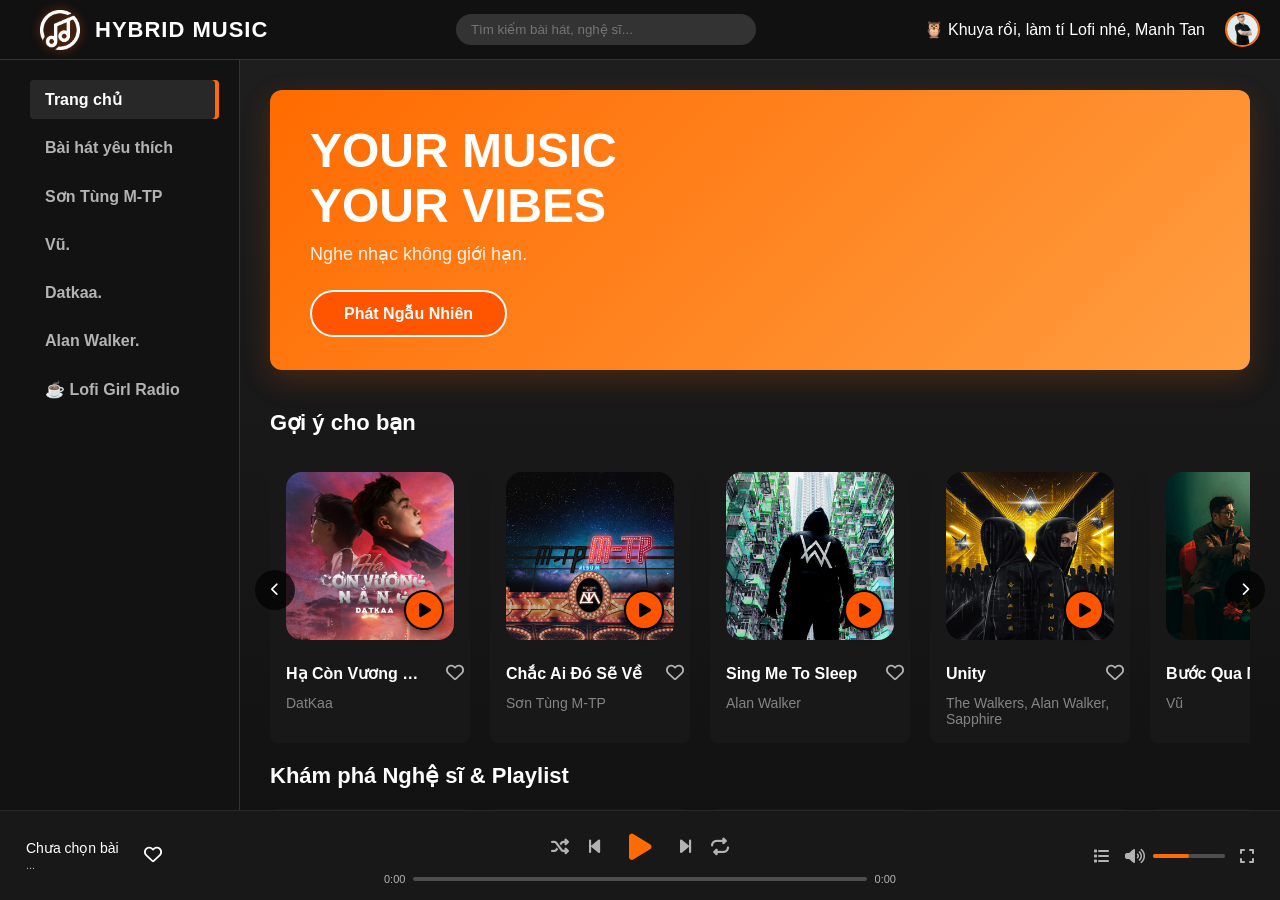
<file: index.html>
<!DOCTYPE html>
<html lang="vi">
<head>
    <meta charset="UTF-8">
    <meta name="viewport" content="width=device-width, initial-scale=1.0">
    <title>Hybrid Music Player</title>
    <link rel="stylesheet" href="style.css">
    <link rel="stylesheet" href="https://cdnjs.cloudflare.com/ajax/libs/font-awesome/6.4.0/css/all.min.css">
    <link rel="icon" href="pic/Logo.ico">


</head>
<body>

    <div class="background-layer">
        <img src="pic/2.jpg" class="bg-img" alt="Background">
        <div class="focus-container">
            <div class="big-clock" id="clock">00:00</div>
            <div class="date-text" id="date">Checking date...</div>
            <div class="focus-song" id="focus-song-info">...</div>
        </div>
    </div>

    <div id="youtube-floating-player" class="yt-player hidden"></div>

    <div class="ui-layer" id="mainInterface">

        <div class="header">
            <div class="brand-logo-container" onclick="switchPlaylist('home')">
                <img src="pic/Logo.png" class="my-logo" alt="Logo">
                <span class="brand-name">HYBRID MUSIC</span>
            </div>
            <input type="text" placeholder="Tìm kiếm bài hát, nghệ sĩ..." class="search-bar">
            
            <div class="user-profile" style="font-weight: 500; font-size: 16px; cursor: pointer;" onclick="window.location.href='index_login.html'">
                <span id="user-greeting">Xin chào, User</span>
                <img src="pic/ava.png" class="user-avatar" alt="User Avatar">
            </div>
        </div>

        <div class="sidebar" id="sidebar-container"></div>

        <div class="main-content">
            <div class="content-box banner-box" id="playlist-header">
                <span id="current-playlist-title">Danh sách bài hát</span>
            </div>
            <div id="playlist-container"></div>
        </div>

        <div class="footer-player">
            <div class="player-left">
                <div class="song-info">
                    <div class="song-name-text" id="player-song-name">Chưa chọn bài</div>
                    <div class="artist-name-text" id="player-artist-name">...</div>
                </div>
                <div class="player-controls-left">
                    <i id="btn-player-heart" class="fa-regular fa-heart icon-hover"></i>
                </div>
            </div>

            <div class="player-center">
                <div class="player-controls">
                    <i class="fa-solid fa-shuffle icon-hover" id="btn-shuffle" title="Trộn bài"></i>
                    <i class="fa-solid fa-backward-step icon-hover" id="btn-prev"></i>
                    <button class="btn-play-circle" id="btn-play">
                        <i class="fa-solid fa-play"></i>
                    </button>
                    <i class="fa-solid fa-forward-step icon-hover" id="btn-next"></i>
                    <i class="fa-solid fa-repeat icon-hover" id="btn-repeat" title="Lặp lại"></i>
                </div>
                <div class="playback-bar">
                    <span class="time-text">0:00</span>
                    <div class="progress-bar">
                        <div class="progress-fill"></div>
                    </div>
                    <span class="time-text">0:00</span>
                </div>
            </div>

            <div class="player-right">
                <i class="fa-solid fa-list icon-hover"></i>
                <div class="volume-control">
                    <i class="fa-solid fa-volume-high icon-hover"></i>
                    <div class="volume-bar">
                        <div class="volume-fill"></div>
                    </div>
                </div>
                <i class="fa-solid fa-expand icon-hover"></i>
            </div>
        </div>
    </div>

    <audio id="audio"></audio>

    <script src="js/data.js"></script>
    <script src="js/ui.js"></script>
    <script src="js/main.js"></script>
</body>
</html>
</file>
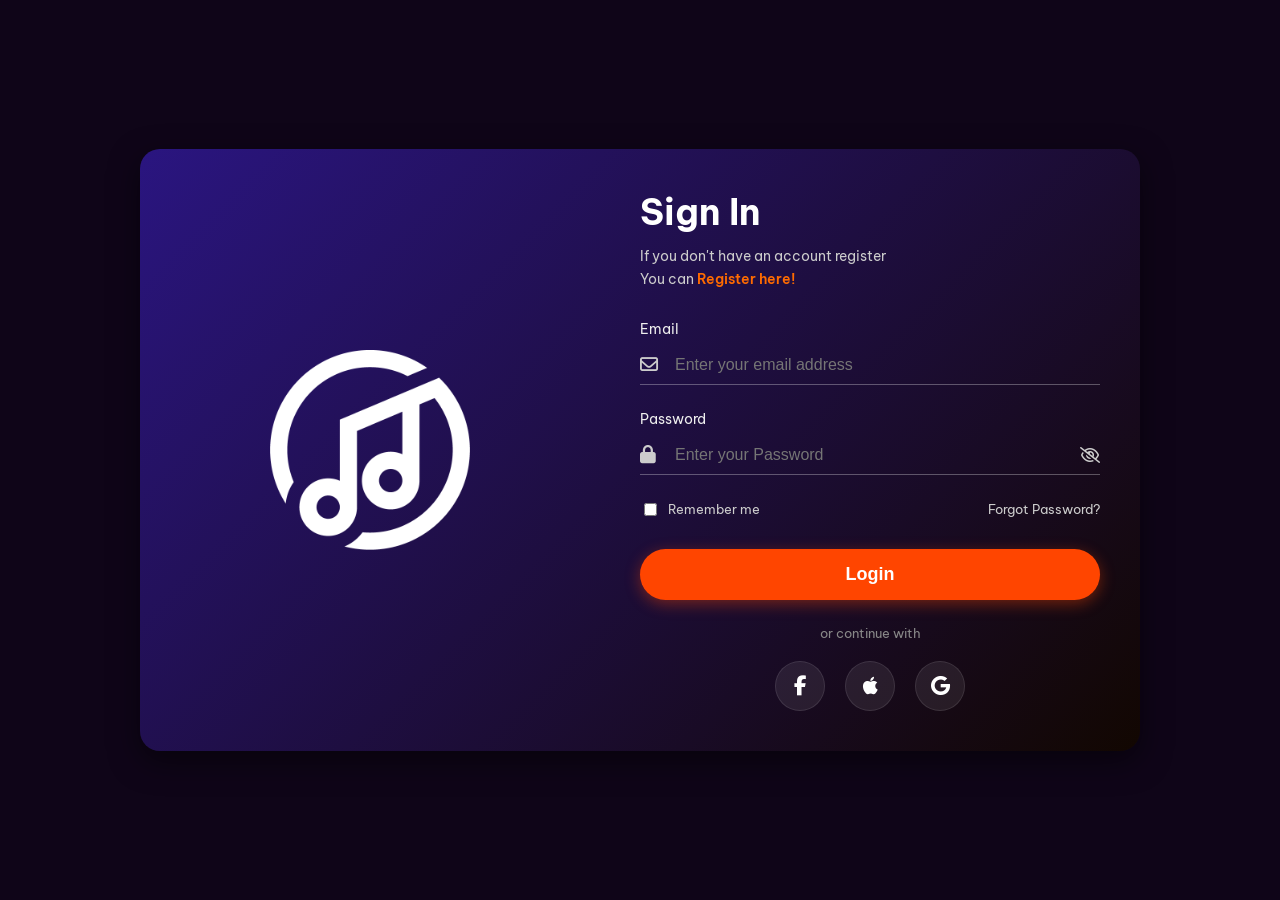
<file: index_login.html>
<!DOCTYPE html>
<html lang="en">
<head>
    <meta charset="UTF-8">
    <meta name="viewport" content="width=device-width, initial-scale=1.0">
    <title>Login Page</title>
    <link rel="stylesheet" href="main.css">
    <link rel="preconnect" href="https://fonts.googleapis.com">
    <link rel="preconnect" href="https://fonts.gstatic.com" crossorigin>
    <link href="https://fonts.googleapis.com/css2?family=Be+Vietnam+Pro:wght@300;400;500;600;700&display=swap" rel="stylesheet">
    <link rel="stylesheet" href="https://cdnjs.cloudflare.com/ajax/libs/font-awesome/6.5.1/css/all.min.css">
</head>
<body>
    <div class="login-container">
        <div class="left-section">
            <div class="logo-box">
                <img src="pic/Logo.png" alt="Logo">
            </div>
        </div>
        
        <div class="right-section">
            <div class="form-content">
                <h2>Sign In</h2>
                <div class="subtitle">
                    If you don't have an account register<br>
                    You can <a href="index_signup.html" class="link-register">Register here!</a>
                </div>
                
                <form action="index.html">
                    <div class="input-group">
                        <label>Email</label>
                        <div class="input-wrapper">
                            <i class="fa-regular fa-envelope input-icon"></i>
                            <input class="input-field" type="text" placeholder="Enter your email address">
                        </div>
                    </div>
                    
                    <div class="input-group">
                        <label>Password</label>
                        <div class="input-wrapper">
                            <i class="fa-solid fa-lock input-icon"></i>
                            <input class="input-field" type="password" placeholder="Enter your Password">
                            <i class="fa-regular fa-eye-slash toggle-password"></i>
                        </div>
                    </div>
                    
                    <div class="actions">
                        <div class="remember-me">
                            <input type="checkbox" id="check"> 
                            <label for="check">Remember me</label>
                        </div>
                        <a href="#" class="forgot-pw">Forgot Password?</a>
                    </div>
                    
                    <button type="submit" class="btn-login">Login</button>
                    
                    <div class="divider">
                        <span>or continue with</span>
                    </div>

                    <div class="social-login">
                        <a href="#" class="social-btn">
                            <i class="fa-brands fa-facebook-f"></i>
                        </a>
                        <a href="#" class="social-btn">
                            <i class="fa-brands fa-apple"></i>
                        </a>
                        <a href="#" class="social-btn">
                            <i class="fa-brands fa-google"></i>
                        </a>
                    </div>
                </form>
            </div>
        </div>
    </div>
</body>
</html>
</file>
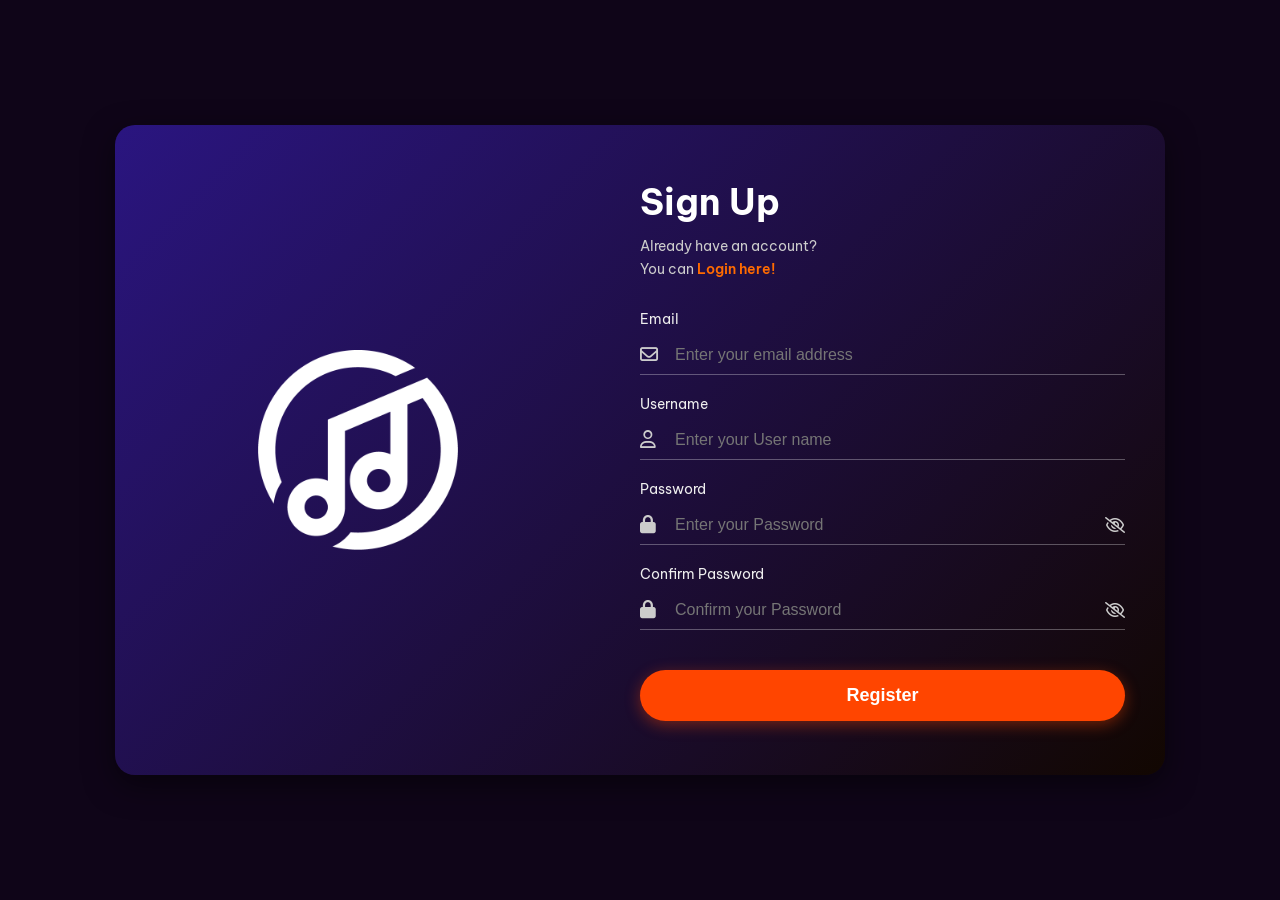
<file: index_signup.html>
<!DOCTYPE html>
<html lang="en">
<head>
    <meta charset="UTF-8">
    <meta name="viewport" content="width=device-width, initial-scale=1.0">
    <title>Sign Up Page</title>
    <link rel="stylesheet" href="main1.css">
    
    <link rel="preconnect" href="https://fonts.googleapis.com">
    <link rel="preconnect" href="https://fonts.gstatic.com" crossorigin>
    <link href="https://fonts.googleapis.com/css2?family=Be+Vietnam+Pro:wght@300;400;500;600;700&display=swap" rel="stylesheet">
    
    <link rel="stylesheet" href="https://cdnjs.cloudflare.com/ajax/libs/font-awesome/6.5.1/css/all.min.css">
</head>
<body>
    <div class="login-container">
        <div class="left-section">
            <div class="logo-box">
                <img src="pic/Logo.png" alt="Logo">
            </div>
        </div>
        
        <div class="right-section">
            <div class="form-content">
                <h2>Sign Up</h2>
                <div class="subtitle">
                    Already have an account? <br>
                    You can <a href="index_login.html" class="link-register">Login here!</a>
                </div>
                
                <form action="index.html">
                    <div class="input-group">
                        <label>Email</label>
                        <div class="input-wrapper">
                            <i class="fa-regular fa-envelope input-icon"></i>
                            <input class="input-field" type="email" placeholder="Enter your email address">
                        </div>
                    </div>

                    <div class="input-group">
                        <label>Username</label>
                        <div class="input-wrapper">
                            <i class="fa-regular fa-user input-icon"></i>
                            <input class="input-field" type="text" placeholder="Enter your User name">
                        </div>
                    </div>
                    
                    <div class="input-group">
                        <label>Password</label>
                        <div class="input-wrapper">
                            <i class="fa-solid fa-lock input-icon"></i>
                            <input class="input-field" type="password" placeholder="Enter your Password">
                            <i class="fa-regular fa-eye-slash toggle-password"></i>
                        </div>
                    </div>

                    <div class="input-group">
                        <label>Confirm Password</label>
                        <div class="input-wrapper">
                            <i class="fa-solid fa-lock input-icon"></i>
                            <input class="input-field" type="password" placeholder="Confirm your Password">
                            <i class="fa-regular fa-eye-slash toggle-password"></i>
                        </div>
                    </div>
                    
                    <button type="submit" class="btn-login btn-register">Register</button>
                    
                </form>
            </div>
        </div>
    </div>
</body>
</html>
</file>
<file: style.css>
/* --- CẤU HÌNH CƠ BẢN --- */
* {
    margin: 0;
    padding: 0;
    box-sizing: border-box;
    font-family: 'Segoe UI', sans-serif;
}

body, html {
    height: 100%;
    width: 100%;
    overflow: hidden;
    background-color: #000;
}

/* --- BACKGROUND & FOCUS MODE --- */
.background-layer {
    position: fixed;
    top: 0;
    left: 0;
    width: 100%;
    height: 100%;
    z-index: 0;
    display: flex;
    flex-direction: column;
    justify-content: center;
    align-items: center;
}

.bg-img {
    position: absolute;
    width: 100%;
    height: 100%;
    object-fit: cover;
    opacity: 0.3;
}

.focus-container {
    position: relative;
    z-index: 1;
    display: flex;
    flex-direction: column;
    align-items: center;
    gap: 5px;
    text-align: center;
}

.big-clock {
    font-size: 160px;
    font-weight: bold;
    color: #fff;
    line-height: 1;
    text-shadow: 0 0 30px rgba(255, 255, 255, 0.8);
    user-select: none;
}

.date-text {
    font-size: 24px;
    color: #ddd;
    font-weight: 300;
    margin: 15px 0;
}

.focus-song {
    font-size: 20px;
    color: #ff6b00;
    font-weight: 600;
    opacity: 0.9;
    text-shadow: 0 0 15px rgba(255, 107, 0, 0.4);
    max-width: 800px;
}

/* --- UI LAYER (GIAO DIỆN CHÍNH) --- */
.ui-layer {
    position: fixed;
    top: 0;
    left: 0;
    width: 100%;
    height: 100%;
    z-index: 10;
    display: grid;
    grid-template-rows: 60px 1fr 90px;
    grid-template-columns: 240px 1fr;
    grid-template-areas: "header header" "sidebar main" "footer footer";
    transition: opacity 0.5s, visibility 0.5s;
    opacity: 1;
    visibility: visible;
    background-color: rgba(0, 0, 0, 0.9);
}

.ui-layer.hide-ui {
    opacity: 0;
    visibility: hidden;
    pointer-events: none;
}

/* --- HEADER --- */
.header {
    grid-area: header;
    background-color: #111;
    display: flex;
    align-items: center;
    justify-content: space-between;
    padding: 0 20px;
    border-bottom: 1px solid #333;
    color: white;
}
/* 1. Khung chứa Logo và Tên */
.brand-logo-container {
    display: flex;             /* Xếp ngang hàng */
    align-items: center;       /* Căn giữa theo chiều dọc */
    gap: 15px;                 /* Khoảng cách giữa Logo và Chữ */
    padding: 15px 20px;        /* Căn lề cho thoáng */
    cursor: pointer;           /* Chỉ tay vào thấy bấm được */
}

/* 2. Chỉnh kích thước Logo */
.my-logo {
    width: 40px;               /* Độ rộng logo (tùy chỉnh to nhỏ ở đây) */
    height: 40px;
    object-fit: contain;       /* Đảm bảo ảnh không bị méo */
    filter: drop-shadow(0 0 5px rgba(255, 85, 0, 0.5)); /* (Tùy chọn) Phát sáng màu cam nhẹ */
}

/* 3. Chỉnh phông chữ "Hybrid Music" */
.brand-name {
    font-size: 22px;           /* Cỡ chữ */
    font-weight: 800;          /* Chữ đậm */
    color: white;              /* Màu chữ trắng */
    letter-spacing: 1px;       /* Giãn chữ ra xíu cho sang */
    text-transform: uppercase; /* Viết hoa toàn bộ */
}

/* (Tùy chọn) Hiệu ứng khi di chuột vào Logo */
.brand-logo-container:hover .my-logo {
    transform: rotate(-10deg); /* Xoay nhẹ logo cho vui mắt */
    transition: transform 0.3s;
}
.brand-logo-container:hover .brand-name {
    color: #ff5500;            /* Đổi chữ sang màu cam khi hover */
    transition: color 0.3s;
}

.search-bar {
    padding: 8px 15px;
    border-radius: 20px;
    border: none;
    width: 300px;
    outline: none;
    background: #333;
    color: white;
}

.user-avatar {
    width: 35px;           /* Chiều rộng ảnh */
    height: 35px;          /* Chiều cao ảnh */
    border-radius: 50%;    /* Bo tròn thành hình tròn */
    object-fit: cover;     /* Cắt ảnh vừa khung, không bị méo */
    margin-left: 10px;     /* Cách tên ra một chút */
    border: 2px solid #ff6b00; /* (Tùy chọn) Viền màu cam cho nổi */
    transition: transform 0.3s;
}

.user-profile {
    display: flex;
    align-items: center;
    gap: 10px;
    font-weight: 500;
    font-size: 16px;
    cursor: pointer;
}

/* Hiệu ứng khi di chuột vào */
.user-profile:hover .user-avatar {
    transform: scale(1.1); /* Phóng to nhẹ */
}

/* --- SIDEBAR --- */
.sidebar {
    grid-area: sidebar;
    background-color: #121212;
    padding: 20px 20px 20px 30px;
    display: flex;
    flex-direction: column;
    gap: 10px;
    border-right: 1px solid #333;
    overflow-y: auto;
}

.playlist-item {
    padding: 10px 15px;
    cursor: pointer;
    color: #b3b3b3;
    border-radius: 4px;
    font-weight: 600;
    transition: 0.2s;
    /* position: relative; */
}

.playlist-item:hover {
    background-color: #282828;
    color: white;
}

.playlist-item.active {
    background-color: #282828;
    color: white;
    box-shadow: inset -4px 0 0 #ff6b00;
}

/* --- MAIN CONTENT --- */
.main-content {
    grid-area: main;
    padding: 30px;
    overflow-y: auto;
    background: linear-gradient(to bottom, #1e1e1e, #121212);
}

/* Banner Trang Home */
.hero-banner {
    width: 100%;
    height: 280px;
    background: linear-gradient(135deg, #ff6b00, #ff9e42);
    border-radius: 12px;
    padding: 40px;
    display: flex;
    flex-direction: column;
    justify-content: center;
    color: white;
    margin-bottom: 40px;
    box-shadow: 0 10px 30px rgba(255, 107, 0, 0.2);
}

.hero-title {
    font-size: 48px;
    font-weight: 800;
    text-transform: uppercase;
    margin-bottom: 10px;
}

.hero-subtitle {
    font-size: 18px;
    opacity: 0.9;
    margin-bottom: 25px;
}

.hero-btn {
    padding: 12px 32px;
    background: white;
    color: white ;
    border: none;
    border-radius: 30px;
    font-weight: bold;
    font-size: 16px;
    cursor: pointer;
    width: fit-content;
    transition: 0.3s;
}

.hero-btn:hover {
    transform: scale(1.05);
}

/* Các thành phần thẻ nhạc (Card) */
.section-header {
    font-size: 22px;
    color: white;
    font-weight: 700;
    margin-bottom: 20px;
    display: flex;
    justify-content: space-between;
    align-items: end;
}

/* 1. Khung bao quanh để giữ vị trí nút bấm */
.scroll-wrapper {
    position: relative; /* Để nút absolute canh theo cái này */
    width: 100%;
}

/* 2. Container chứa bài hát (Ẩn thanh cuộn nhưng vẫn cuộn được) */
.horizontal-scroll-container {
    display: flex;
    gap: 20px;
    overflow-x: auto;        /* Cho phép cuộn */
    scroll-behavior: smooth; /* Trượt mượt mà */
    padding-bottom: 20px; 
    
    /* Ẩn thanh cuộn trên các trình duyệt */
    -ms-overflow-style: none;  /* IE and Edge */
    scrollbar-width: none;  /* Firefox */
}
.horizontal-scroll-container::-webkit-scrollbar {
    display: none; /* Chrome, Safari, Opera */
}

/* Định dạng thẻ bên trong khi ở chế độ cuộn ngang */
.horizontal-scroll-container .music-card {
    min-width: 200px;        /* QUAN TRỌNG: Chiều rộng cố định, không bị co lại */
    width: 200px;
    flex-shrink: 0;          /* Đảm bảo thẻ không bị bóp méo khi màn hình nhỏ */
}

.card-grid {
    display: grid;
    grid-template-columns: repeat(auto-fill, minmax(180px, 1fr));
    gap: 24px;
}

.music-card {
    background-color: #181818;
    padding: 16px;
    border-radius: 8px;
    cursor: pointer;
    transition: 0.3s;
    display: flex;
    flex-direction: column;
    gap: 12px;
}

.music-card:hover {
    background-color: #282828;
    transform: translateY(-5px);
}

.card-img {
    width: 100%;
    aspect-ratio: 1/1;
    background-color: #333;
    border-radius: 4px;
    display: flex;
    align-items: center;
    justify-content: center;
    position: relative;
    /* box-shadow: 0 4px 10px rgba(0, 0, 0, 0.3); */
}

.card-title {
    color: white;
    font-weight: 700;
    font-size: 16px;
    white-space: nowrap;
    overflow: hidden;
    text-overflow: ellipsis;
    margin-top: 5px;
}

.card-artist {
    color: #b3b3b3;
    font-size: 14px;
}

.scroll-btn {
    position: absolute;
    top: 50%;
    transform: translateY(-100%); /* Căn giữa theo chiều dọc */
    width: 40px;
    height: 40px;
    background-color: rgba(0, 0, 0, 0.7); /* Màu đen mờ */
    color: white;
    border: none;
    border-radius: 50%; /* Hình tròn */
    cursor: pointer;
    z-index: 10;
    display: flex;
    align-items: center;
    justify-content: center;
    /* transition: all 0.2s; */
}

.scroll-btn:hover {
    background-color: #333; /* Sáng hơn khi di chuột */
    transform: translateY(-100%) scale(1.1);
}

/* Vị trí nút Trái/Phải */
.scroll-btn.left { left: -15px; }
.scroll-btn.right { right: -15px; }

/* Nút tim nhỏ trên card */
.title-container {
    display: flex;
    justify-content: space-between;
    align-items: center; 
    margin-top: 10px;
    width: 100%;
}

.title-container .card-title {
    margin :0;
    line-height: 1.2;
    padding-top: 2px;
}

.heart-btn {
    background: transparent;
    border: none;
    color: #b3b3b3;
    font-size: 18px;
    cursor: pointer;
    margin-left: 10px;
    transition: transform 0.2s;
}
.heart-btn:hover {
    transform: scale(1.2);
    color: white;
}

.heart-btn.liked {
    color: #ff5500; /* Màu cam chủ đạo */
    font-weight: 900;
    text-shadow: 0 0 10px rgba(255, 85, 0, 0.5); /* Thêm chút hiệu ứng phát sáng */
}

/* --- TRANG NGHỆ SĨ & LIST BÀI HÁT --- */
.artist-header {
    width: 100%;
    height: 60vh;
    /* aspect-ratio: 16/9; height: auto; */
    position: relative;
    background-size: cover;
    background-position: center 20%; 
    border-radius: 12px;
    margin-bottom: 20px;
    display: flex;
    align-items: flex-end;
    padding: 30px;
    overflow: hidden;
}

.artist-avatar {
    width: 180px;       
    height: 180px;      
    border-radius: 50%; 
    object-fit: cover;  
    box-shadow: 0 8px 20px rgba(0,0,0,0.5); 
    border: 4px solid #121212; 
    flex-shrink: 0; 
}

.artist-details{
    color: white;
    text-shadow: 0 0 1px rgba(255, 255, 255, 0.8), 0 0 3px rgba(255, 255, 255, 0.5), 0 0 6px rgba(255, 255, 255, 0.25);
    /* text-shadow: 0 0 3px rgba(0,0,0,0.8); */
}

.artist-actions {
    display: flex;
    align-items: center;
    gap: 15px;
    margin-top: 15px;
}

.artist-play-btn {
    width: 55px;
    height: 55px;
    border-radius: 50%;
    background-color: #ff6b00; 
    border: 2.5px solid #000000; 
    box-shadow: 0 5px 15px rgba(0, 0, 0, 0.7);
    display: flex;
    align-items: center;
    justify-content: center;
    cursor: pointer;
    transition: all 0.2s ease;
    /* transition: 0.2s; */
}

.artist-play-btn i {
    font-size: 22px;
    color: black; /* Icon bên trong cũng màu đen cho đồng bộ */
    margin-left: 4px;
}

/* Hiệu ứng khi di chuột */
.artist-play-btn:hover {
    transform: scale(1.1);
    background-color: #ff8533;
    border-color: #1a1a1a; 
}

.artist-play-btn:active {
    transform: scale(0.95);
}

.follow-btn {
    background: #ff6b00;
    border: 2px solid white;
    color: white;
    padding: 8px 20px;
    border-radius: 15px;
    font-weight: 700;
    cursor: pointer;
    text-transform: uppercase;
    font-size: 12px;
    letter-spacing: 1px;
    transition: 0.2s;
}
.follow-btn:hover { border-color: white; transform: scale(1.05); }


/* Style cho List dọc (Playlist thường) */
.song-box {
    display: flex;
    justify-content: space-between;
    align-items: center;
    padding: 12px 20px;
    margin-bottom: 10px;
    border-radius: 4px;
    background-color: rgba(255, 255, 255, 0.05);
    color: #b3b3b3;
    cursor: pointer;
    transition: 0.2s;
    border: 1px solid transparent;
}

.song-box:hover {
    background-color: rgba(255, 255, 255, 0.1);
    color: white;
}

.song-box.active {
    background-color: rgba(255, 107, 0, 0.15);
    color: #ff6b00;
    border-color: #ff6b00;
}

/* --- PLAYER BAR (THANH PHÁT NHẠC DƯỚI CÙNG) --- */
.footer-player {
    grid-area: footer;
    background-color: #181818;
    border-top: 1px solid #282828;
    display: flex;
    align-items: center;
    justify-content: space-between;
    padding: 0 16px;
    color: #b3b3b3;
    position: relative;
}

.player-left {
    width: 20%;
    display: flex;
    align-items: center;
    gap: 15px;
    padding-left: 10px;
    overflow: hidden; 
}

.player-right {
    width: 30%;
    display: flex;
    justify-content: flex-end;
    align-items: center;
    gap: 15px;
    padding-right: 10px;
}

.player-center {
    width: 40%;
    display: flex;
    align-items: center;
    flex-direction: column;
    align-items: center;
    gap: 6px;
    position: absolute;
    left: 50%;
    transform: translateX(-50%);
}

.song-name-text {
    color: white;
    font-size: 14px;
    font-weight: 500;
}

.artist-name-text {
    font-size: 11px;
    margin-top: 3px;
}

.player-controls {
    display: flex;
    align-items: center;
    gap: 20px;
    font-size: 18px;
    color: #b3b3b3;
}

.player-controls i:hover {
    color: white;
}

.icon-active {
    color: #ff6b00 !important;
    opacity: 1;
    text-shadow: 0 0 10px rgba(255, 107, 0, 0.4);
}

.btn-play-circle {
    width: 40px;
    height: 40px;
    background: none;
    border: none;
    cursor: pointer;
    display: flex;
    align-items: center;
    justify-content: center;
}

.btn-play-circle i {
    font-size: 30px;
    color: #ff6b00;
    transition: 0.1s;
    width: 40px;
    text-align: center;
}

.btn-play-circle:hover i {
    transform: scale(1.1);
}

.playback-bar {
    width: 100%;
    display: flex;
    align-items: center;
    gap: 8px;
    font-size: 11px;
}

.volume-control {
    display: flex;
    align-items: center;
    gap: 8px;
    width: 100px;
}

.progress-bar {
    flex-grow: 1;
    height: 4px;
    background-color: #4d4d4d;
    border-radius: 2px;
    cursor: pointer;
    /* position: relative; */
}

.volume-bar {
    flex-grow: 1;
    height: 4px;
    background-color: #4d4d4d;
    border-radius: 2px;
    cursor: pointer;
}

.progress-fill {
    width: 0%;
    height: 100%;
    background-color: #ff6b00;
    border-radius: 2px;
}

.volume-fill {
    width: 0%;
    height: 100%;
    background-color: #ff6b00;
    border-radius: 2px;
}

#btn-player-heart {
    color: #ffffff;
    font-size: 18px;
    cursor: pointer;
    transition: all 0.3s cubic-bezier(0.175, 0.885, 0.32, 1.275);
}

#btn-player-heart:hover {
    color: #f7864e;
    transform: scale(1.1);
}

#btn-player-heart.liked {
    color: #ff6b00;
    text-shadow: 0 0 5px #ff6b00, 0 0 15px #ff6b00;
    transform: scale(1.2);
}
#btn-player-heart:active {
    transform: scale(0.9);
}

.yt-player {
    position: fixed;
    z-index: 100; /* Nổi lên trên cùng */
    transition: all 0.5s cubic-bezier(0.175, 0.885, 0.32, 1.275); /* Hiệu ứng trượt mượt mà */
    box-shadow: 0 10px 30px rgba(0,0,0,0.5);
    background: black;
    overflow: hidden;
}

/* 1. Trạng thái ẨN (Khi nghe nhạc MP3) */
.yt-player.hidden {
    bottom: -300px; /* Giấu xuống đáy */
    right: 20px;
    width: 320px;
    height: 180px;
    opacity: 0;
    pointer-events: none;
}

/* 2. Trạng thái MINI (Khi đang lướt web khác) */
.yt-player.mini {
    bottom: 100px; /* Nằm góc phải, trên thanh player */
    right: 20px;
    width: 320px;
    height: 180px;
    border-radius: 12px;
    border: 2px solid #333;
}

/* 3. Trạng thái FULL (Khi bấm vào xem) */
.yt-player.full {
    top: 60px; /* Cách header */
    left: 240px; /* Cách sidebar */
    width: calc(100% - 240px); /* Tràn màn hình nội dung */
    height: calc(100% - 150px);
    border-radius: 0;
    border: none;
}

#youtube-floating-player {
    transition: all 0.5s cubic-bezier(0.175, 0.885, 0.32, 1.275) !important;
}

#youtube-floating-player.focus-hide {
    opacity: 0 !important;
    pointer-events: none !important;
}

/* 1. Dành cho Chrome, Edge, Safari */
::-webkit-scrollbar {
    width: 6px; /* Độ rộng vừa phải */
}

/* 2. Màu nền của rãnh trượt (Màu đen tối để chìm vào nền) */
::-webkit-scrollbar-track {
    background: #121212; 
}

/* 3. Màu của thanh trượt (MÀU CAM) */
::-webkit-scrollbar-thumb {
    background: #ff5500; /* Đây là màu cam rực rỡ */
    border-radius: 5px;   /* Bo tròn 2 đầu cho mềm mại */
}

/* 4. Hiệu ứng khi di chuột vào thanh trượt (Sáng lên xíu) */
::-webkit-scrollbar-thumb:hover {
    background: #ff7700; 
}

/* Fan cũng thích (Ảnh tròn) */
.circle-img {
    border-radius: 50% !important; /* Ghi đè style vuông cũ */
    box-shadow: 0 4px 15px rgba(0,0,0,0.4);
}
.center-text {
    text-align: center;
}

/* Khoảng cách giữa các phần */
.section-heading {
    margin-top: 40px; /* Cách xa phần trên một chút */
    margin-bottom: 20px;
    color: white;
}

.title-container .heart-btn { 
    display: flex;
    align-items: center;
    height: 100%;
    transform: translateX(10px);
}

.horizontal-scroll-container {
    display: flex;           /* Xếp các thẻ nằm ngang */
    gap: 20px;               /* Khoảng cách giữa các thẻ */
    overflow-x: auto;        /* Cho phép cuộn ngang khi tràn */
    overflow-y: hidden;      /* Ẩn cuộn dọc */
    padding-bottom: 20px;    /* Khoảng hở dưới để thanh cuộn không che nội dung */
    scroll-behavior: smooth; /* Cuộn mượt mà */
}

#current-playlist-title{
    color: white;
    font-size: 1.5em;
    margin: 0 20px 20px 20px;
}

.text-limit-2-lines {
    display: -webkit-box;
    -webkit-line-clamp: 2; 
    line-clamp: 2; 
    -webkit-box-orient: vertical;
    overflow: hidden;
    text-overflow: ellipsis;
    word-break: break-word; 
    line-height: 1.4; 
    margin-bottom: 4px;
}

.song-info {
    display: flex;
    flex-direction: column;
    min-width: 0; /* Giúp text bên trong tự co lại thay vì đẩy khung */
    padding-right: 10px; /* Cách icon tim ra một chút */
}

/* 3. Sửa class .song-name-text */
.song-name-text {
    color: white;
    font-size: 14px;
    font-weight: 500;
    white-space: nowrap; 
    overflow: hidden;
    text-overflow: ellipsis;

}
</file>
<file: main.css>
* {
    box-sizing: border-box;
}

body {
    padding: 0;
    margin: 0;
    font-family: "Be Vietnam Pro", sans-serif;
    display: flex;
    align-items: center;
    justify-content: center;
    min-height: 100vh;
    background-color: #0f0518; /* Nền tối bên ngoài */
}

/* --- KHUNG CHỨA (CARD STYLE - CŨ) --- */
.login-container {
    width: 90%;           
    max-width: 1000px;    
    min-height: 600px;    
    display: flex;
    /* Màu Gradient */
    background: linear-gradient(135deg, #2A1580 0%, #120701 100%);
    color: white;
    /* Bo góc và đổ bóng để tạo cảm giác nổi */
    border-radius: 20px;
    overflow: hidden;
    box-shadow: 0 10px 30px rgba(0,0,0,0.5);
}

/* --- PHẦN TRÁI --- */
.left-section {
    flex: 1; 
    display: flex;
    align-items: center;
    justify-content: center;
}

.logo-box {
    width: 100%;
    max-width: 200px; /* Logo to vừa phải */
    display: flex;
    justify-content: center;
}

.logo-box img {
    width: 100%;
    height: auto;
    display: block;
    object-fit: contain;
}

/* --- PHẦN PHẢI --- */
.right-section {
    flex: 1;
    padding: 40px; 
    display: flex;
    flex-direction: column;
    justify-content: center;
}

h2 {
    font-size: 36px;
    margin-bottom: 10px;
    margin-top: 0;
}

.subtitle {
    color: #ccc;
    font-size: 14px;
    margin-bottom: 30px;
    line-height: 1.6;
}

.link-register {
    color: #ff6b00;
    text-decoration: none;
    font-weight: 600;
}

/* --- INPUTS NÂNG CẤP (CÓ ICON) --- */
.input-group {
    margin-bottom: 25px;
}

.input-group label {
    display: block;
    margin-bottom: 8px;
    font-size: 14px;
    color: #eee;
}

/* Wrapper để chứa icon + input */
.input-wrapper {
    position: relative;
    display: flex;
    align-items: center;
}

/* Icon nằm bên trái */
.input-icon {
    position: absolute;
    left: 0;
    color: #ccc;
    font-size: 18px;
    pointer-events: none;
}

.input-field {
    width: 100%;
    border: none;
    border-bottom: 1px solid rgba(255,255,255,0.3);
    background: transparent;
    color: white;
    /* Padding trái 35px để chữ ko đè lên icon */
    padding: 10px 35px 10px 35px; 
    font-size: 16px;
    outline: none;
    transition: 0.3s;
}

.input-field:focus {
    border-bottom-color: #ff6b00;
}

/* Icon con mắt bên phải */
.toggle-password {
    position: absolute;
    right: 0;
    color: #ccc;
    cursor: pointer;
    font-size: 16px;
}

.toggle-password:hover {
    color: white;
}

/* --- ACTIONS --- */
.actions {
    display: flex;
    justify-content: space-between;
    align-items: center;
    font-size: 13px;
    margin-bottom: 30px;
    color: #ccc;
}

.remember-me {
    display: flex;
    align-items: center;
    gap: 8px;
    cursor: pointer;
}

.forgot-pw {
    color: #ccc;
    text-decoration: none;
}

.forgot-pw:hover {
    color: white;
}

/* --- BUTTON --- */
.btn-login {
    width: 100%;
    padding: 15px;
    font-size: 18px;
    font-weight: 600;
    color: white;
    background-color: #ff4500;
    border: none;
    border-radius: 30px;
    cursor: pointer;
    transition: 0.3s;
    box-shadow: 0 4px 15px rgba(255, 69, 0, 0.4);
}

.btn-login:hover {
    background-color: #ff5722;
    transform: translateY(-2px);
}

/* --- SOCIAL SIMPLE --- */
.divider {
    text-align: center;
    margin: 25px 0 20px;
    font-size: 13px;
    color: #888;
}

.social-login {
    display: flex;
    justify-content: center;
    gap: 20px;
}

.social-btn {
    width: 50px;
    height: 50px;
    border-radius: 50%;
    background: rgba(255, 255, 255, 0.08); /* Nền mờ */
    display: flex;
    align-items: center;
    justify-content: center;
    transition: 0.3s;
    border: 1px solid rgba(255,255,255,0.1);
    text-decoration: none;
}

.social-btn i {
    font-size: 20px;
    color: white;
    transition: 0.3s;
}

.social-btn:hover {
    background: white;
    transform: scale(1.1);
}

.social-btn:hover i {
    color: #333; /* Hover chuyển đen */
}

/* --- RESPONSIVE MOBILE --- */
@media (max-width: 768px) {
    .login-container {
        flex-direction: column;
        height: auto;
    }
    .left-section, .right-section {
        padding: 30px;
    }
    .logo-box {
        max-width: 150px; /* Mobile logo nhỏ lại */
    }
}
</file>
<file: main1.css>
* {
    box-sizing: border-box;
}

body {
    padding: 0;
    margin: 0;
    font-family: "Be Vietnam Pro", sans-serif;
    display: flex;
    align-items: center;
    justify-content: center;
    min-height: 100vh;
    background-color: #0f0518;
}

/* --- KHUNG CHỨA CHUNG --- */
.login-container {
    width: 90%;           
    max-width: 1050px;    
    min-height: 650px;    
    display: flex;
    background: linear-gradient(135deg, #2A1580 0%, #120701 100%);
    color: white;
    border-radius: 20px;
    overflow: hidden;
    box-shadow: 0 10px 30px rgba(0,0,0,0.5);
}

/* --- PHẦN TRÁI --- */
.left-section {
    flex: 1; 
    display: flex;
    align-items: center;
    justify-content: center;
}

.logo-box {
    width: 100%;
    max-width: 200px;
    display: flex;
    justify-content: center;
}

.logo-box img {
    width: 100%;
    height: auto;
    display: block;
    object-fit: contain;
}

/* --- PHẦN PHẢI --- */
.right-section {
    flex: 1;
    padding: 40px; 
    display: flex;
    flex-direction: column;
    justify-content: center;
}

.form-content {
    width: 100%;
    /* Giới hạn độ rộng để form đẹp hơn khi ở màn hình to */
    /* max-width: 400px;  -> Có thể mở comment này nếu muốn form hẹp hơn */
    margin: 0 auto;
}

h2 {
    font-size: 36px;
    margin-bottom: 10px;
    margin-top: 0;
}

.subtitle {
    color: #ccc;
    font-size: 14px;
    margin-bottom: 30px;
    line-height: 1.6;
}

.link-register {
    color: #ff6b00;
    text-decoration: none;
    font-weight: 600;
}

/* --- INPUTS --- */
.input-group {
    margin-bottom: 20px; /* Giảm khoảng cách chút vì form dài */
}

.input-group label {
    display: block;
    margin-bottom: 8px;
    font-size: 14px;
    color: #eee;
}

.input-wrapper {
    position: relative;
    display: flex;
    align-items: center;
}

.input-icon {
    position: absolute;
    left: 0;
    color: #ccc;
    font-size: 18px;
    pointer-events: none;
}

.input-field {
    width: 100%;
    border: none;
    border-bottom: 1px solid rgba(255,255,255,0.3);
    background: transparent;
    color: white;
    padding: 10px 35px 10px 35px; /* Chỗ cho icon */
    font-size: 16px;
    outline: none;
    transition: 0.3s;
}

.input-field:focus {
    border-bottom-color: #ff6b00;
}

.toggle-password {
    position: absolute;
    right: 0;
    color: #ccc;
    cursor: pointer;
    font-size: 16px;
}

.toggle-password:hover {
    color: white;
}

/* --- BUTTON --- */
.btn-login {
    width: 100%;
    padding: 15px;
    font-size: 18px;
    font-weight: 600;
    color: white;
    background-color: #ff4500;
    border: none;
    border-radius: 30px;
    cursor: pointer;
    transition: 0.3s;
    box-shadow: 0 4px 15px rgba(255, 69, 0, 0.4);
    margin-top: 20px;
}

.btn-login:hover {
    background-color: #ff5722;
    transform: translateY(-2px);
}

/* --- RESPONSIVE MOBILE --- */
@media (max-width: 768px) {
    .login-container {
        flex-direction: column;
        height: auto;
        min-height: auto;
    }
    .left-section {
        padding: 30px 30px 0 30px;
    }
    .logo-box {
        max-width: 150px;
    }
    .right-section {
        padding: 30px;
    }
}
</file>
